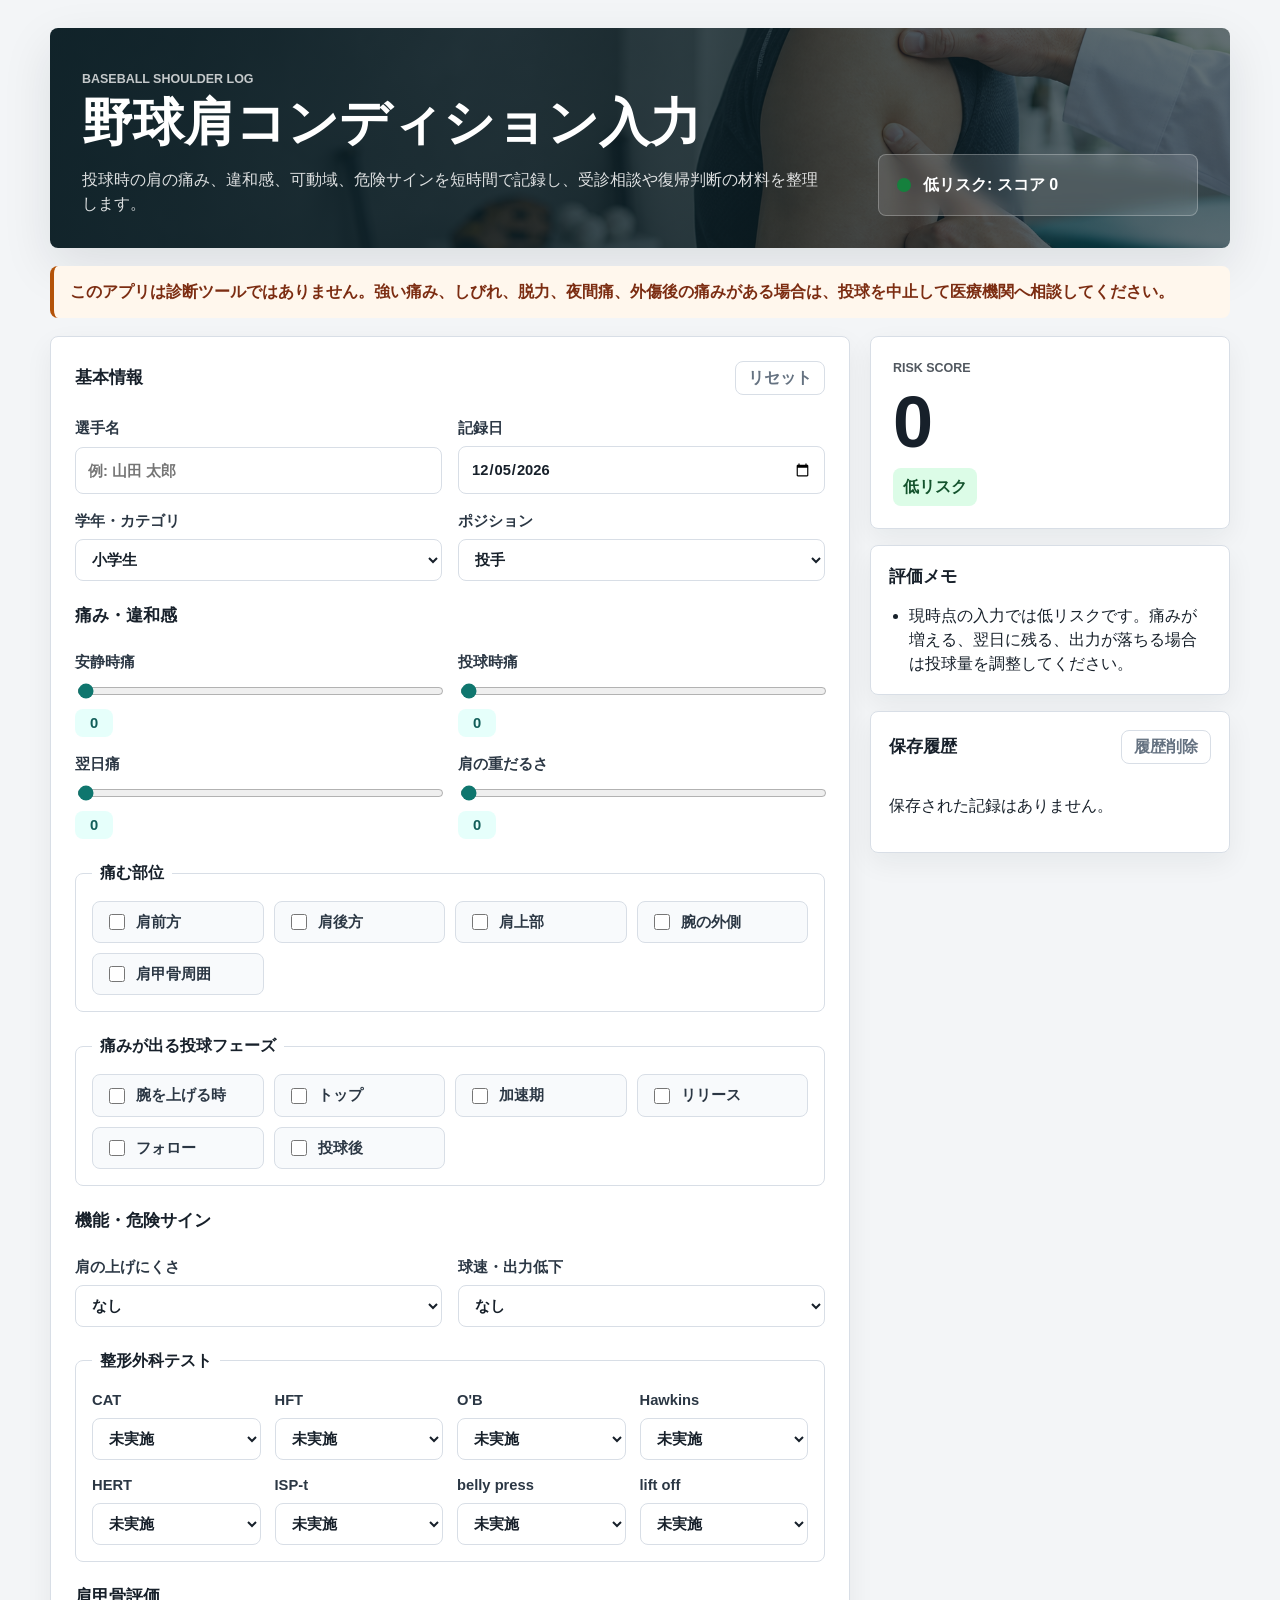
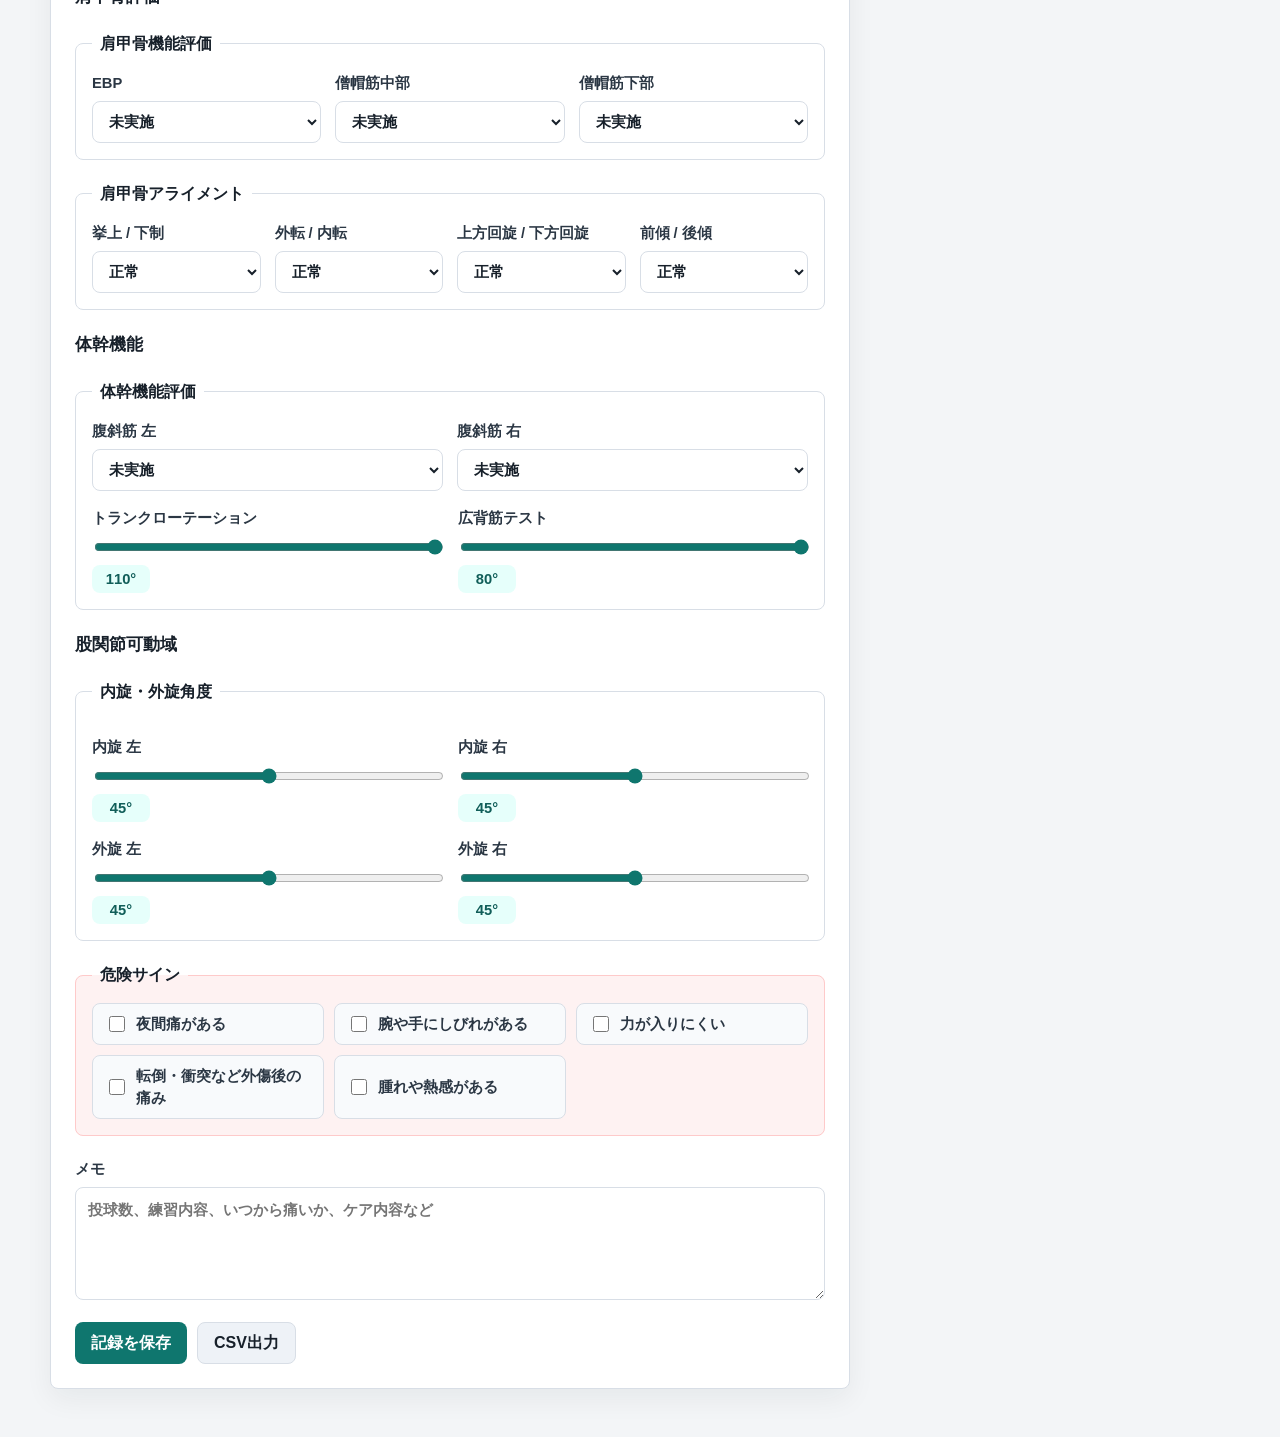
<file: index.html>
<!doctype html>
<html lang="ja">
  <head>
    <meta charset="utf-8">
    <meta name="viewport" content="width=device-width, initial-scale=1">
    <title>野球肩コンディション入力</title>
    <link rel="stylesheet" href="styles.css">
  </head>
  <body>
    <main class="app-shell">
      <section class="hero">
        <div>
          <p class="eyebrow">Baseball Shoulder Log</p>
          <h1>野球肩コンディション入力</h1>
          <p class="lead">
            投球時の肩の痛み、違和感、可動域、危険サインを短時間で記録し、受診相談や復帰判断の材料を整理します。
          </p>
        </div>
        <div class="hero-panel" aria-label="現在の評価サマリー">
          <span class="status-dot"></span>
          <p id="heroSummary">入力するとリスク目安を表示します</p>
        </div>
      </section>

      <section class="notice">
        このアプリは診断ツールではありません。強い痛み、しびれ、脱力、夜間痛、外傷後の痛みがある場合は、投球を中止して医療機関へ相談してください。
      </section>

      <div class="layout">
        <form id="assessmentForm" class="form-card">
          <div class="section-heading">
            <h2>基本情報</h2>
            <button class="ghost-button" type="button" id="resetButton">リセット</button>
          </div>

          <div class="grid two">
            <label>
              選手名
              <input id="playerName" name="playerName" type="text" placeholder="例: 山田 太郎">
            </label>
            <label>
              記録日
              <input id="recordDate" name="recordDate" type="date">
            </label>
            <label>
              学年・カテゴリ
              <select id="category" name="category">
                <option value="小学生">小学生</option>
                <option value="中学生">中学生</option>
                <option value="高校生">高校生</option>
                <option value="大学・社会人">大学・社会人</option>
                <option value="その他">その他</option>
              </select>
            </label>
            <label>
              ポジション
              <select id="position" name="position">
                <option value="投手">投手</option>
                <option value="捕手">捕手</option>
                <option value="内野手">内野手</option>
                <option value="外野手">外野手</option>
                <option value="その他">その他</option>
              </select>
            </label>
          </div>

          <h2>痛み・違和感</h2>
          <div class="grid two">
            <label>
              安静時痛
              <input id="restPain" name="restPain" type="range" min="0" max="10" value="0">
              <span class="range-value" data-for="restPain">0</span>
            </label>
            <label>
              投球時痛
              <input id="throwPain" name="throwPain" type="range" min="0" max="10" value="0">
              <span class="range-value" data-for="throwPain">0</span>
            </label>
            <label>
              翌日痛
              <input id="nextDayPain" name="nextDayPain" type="range" min="0" max="10" value="0">
              <span class="range-value" data-for="nextDayPain">0</span>
            </label>
            <label>
              肩の重だるさ
              <input id="fatigue" name="fatigue" type="range" min="0" max="10" value="0">
              <span class="range-value" data-for="fatigue">0</span>
            </label>
          </div>

          <fieldset>
            <legend>痛む部位</legend>
            <div class="chips">
              <label><input type="checkbox" name="painArea" value="肩前方">肩前方</label>
              <label><input type="checkbox" name="painArea" value="肩後方">肩後方</label>
              <label><input type="checkbox" name="painArea" value="肩上部">肩上部</label>
              <label><input type="checkbox" name="painArea" value="腕の外側">腕の外側</label>
              <label><input type="checkbox" name="painArea" value="肩甲骨周囲">肩甲骨周囲</label>
            </div>
          </fieldset>

          <fieldset>
            <legend>痛みが出る投球フェーズ</legend>
            <div class="chips">
              <label><input type="checkbox" name="phase" value="腕を上げる時">腕を上げる時</label>
              <label><input type="checkbox" name="phase" value="トップ">トップ</label>
              <label><input type="checkbox" name="phase" value="加速期">加速期</label>
              <label><input type="checkbox" name="phase" value="リリース">リリース</label>
              <label><input type="checkbox" name="phase" value="フォロー">フォロー</label>
              <label><input type="checkbox" name="phase" value="投球後">投球後</label>
            </div>
          </fieldset>

          <h2>機能・危険サイン</h2>
          <div class="grid two">
            <label>
              肩の上げにくさ
              <select id="raiseDifficulty" name="raiseDifficulty">
                <option value="なし">なし</option>
                <option value="少しある">少しある</option>
                <option value="明らかにある">明らかにある</option>
              </select>
            </label>
            <label>
              球速・出力低下
              <select id="performanceDrop" name="performanceDrop">
                <option value="なし">なし</option>
                <option value="少しある">少しある</option>
                <option value="明らかにある">明らかにある</option>
              </select>
            </label>
          </div>

          <fieldset>
            <legend>整形外科テスト</legend>
            <div class="test-grid">
              <label>
                CAT
                <select name="orthoTest_CAT">
                  <option value="未実施">未実施</option>
                  <option value="陰性">陰性</option>
                  <option value="陽性">陽性</option>
                  <option value="疼痛のみ">疼痛のみ</option>
                  <option value="判定困難">判定困難</option>
                </select>
              </label>
              <label>
                HFT
                <select name="orthoTest_HFT">
                  <option value="未実施">未実施</option>
                  <option value="陰性">陰性</option>
                  <option value="陽性">陽性</option>
                  <option value="疼痛のみ">疼痛のみ</option>
                  <option value="判定困難">判定困難</option>
                </select>
              </label>
              <label>
                O'B
                <select name="orthoTest_OB">
                  <option value="未実施">未実施</option>
                  <option value="陰性">陰性</option>
                  <option value="陽性">陽性</option>
                  <option value="疼痛のみ">疼痛のみ</option>
                  <option value="判定困難">判定困難</option>
                </select>
              </label>
              <label>
                Hawkins
                <select name="orthoTest_Hawkins">
                  <option value="未実施">未実施</option>
                  <option value="陰性">陰性</option>
                  <option value="陽性">陽性</option>
                  <option value="疼痛のみ">疼痛のみ</option>
                  <option value="判定困難">判定困難</option>
                </select>
              </label>
              <label>
                HERT
                <select name="orthoTest_HERT">
                  <option value="未実施">未実施</option>
                  <option value="陰性">陰性</option>
                  <option value="陽性">陽性</option>
                  <option value="疼痛のみ">疼痛のみ</option>
                  <option value="判定困難">判定困難</option>
                </select>
              </label>
              <label>
                ISP-t
                <select name="orthoTest_ISPt">
                  <option value="未実施">未実施</option>
                  <option value="陰性">陰性</option>
                  <option value="陽性">陽性</option>
                  <option value="疼痛のみ">疼痛のみ</option>
                  <option value="判定困難">判定困難</option>
                </select>
              </label>
              <label>
                belly press
                <select name="orthoTest_bellyPress">
                  <option value="未実施">未実施</option>
                  <option value="陰性">陰性</option>
                  <option value="陽性">陽性</option>
                  <option value="疼痛のみ">疼痛のみ</option>
                  <option value="判定困難">判定困難</option>
                </select>
              </label>
              <label>
                lift off
                <select name="orthoTest_liftOff">
                  <option value="未実施">未実施</option>
                  <option value="陰性">陰性</option>
                  <option value="陽性">陽性</option>
                  <option value="疼痛のみ">疼痛のみ</option>
                  <option value="判定困難">判定困難</option>
                </select>
              </label>
            </div>
          </fieldset>

          <h2>肩甲骨評価</h2>
          <fieldset>
            <legend>肩甲骨機能評価</legend>
            <div class="test-grid">
              <label>
                EBP
                <select name="scapFunction_EBP">
                  <option value="未実施">未実施</option>
                  <option value="正常">正常</option>
                  <option value="低下">低下</option>
                  <option value="疼痛あり">疼痛あり</option>
                  <option value="判定困難">判定困難</option>
                </select>
              </label>
              <label>
                僧帽筋中部
                <select name="scapFunction_midTrap">
                  <option value="未実施">未実施</option>
                  <option value="正常">正常</option>
                  <option value="低下">低下</option>
                  <option value="疼痛あり">疼痛あり</option>
                  <option value="判定困難">判定困難</option>
                </select>
              </label>
              <label>
                僧帽筋下部
                <select name="scapFunction_lowTrap">
                  <option value="未実施">未実施</option>
                  <option value="正常">正常</option>
                  <option value="低下">低下</option>
                  <option value="疼痛あり">疼痛あり</option>
                  <option value="判定困難">判定困難</option>
                </select>
              </label>
            </div>
          </fieldset>

          <fieldset>
            <legend>肩甲骨アライメント</legend>
            <div class="test-grid">
              <label>
                挙上 / 下制
                <select name="scapAlignment_elevation">
                  <option value="正常">正常</option>
                  <option value="挙上">挙上</option>
                  <option value="下制">下制</option>
                  <option value="左右差あり">左右差あり</option>
                  <option value="判定困難">判定困難</option>
                </select>
              </label>
              <label>
                外転 / 内転
                <select name="scapAlignment_abduction">
                  <option value="正常">正常</option>
                  <option value="外転">外転</option>
                  <option value="内転">内転</option>
                  <option value="左右差あり">左右差あり</option>
                  <option value="判定困難">判定困難</option>
                </select>
              </label>
              <label>
                上方回旋 / 下方回旋
                <select name="scapAlignment_rotation">
                  <option value="正常">正常</option>
                  <option value="上方回旋">上方回旋</option>
                  <option value="下方回旋">下方回旋</option>
                  <option value="左右差あり">左右差あり</option>
                  <option value="判定困難">判定困難</option>
                </select>
              </label>
              <label>
                前傾 / 後傾
                <select name="scapAlignment_tilt">
                  <option value="正常">正常</option>
                  <option value="前傾">前傾</option>
                  <option value="後傾">後傾</option>
                  <option value="左右差あり">左右差あり</option>
                  <option value="判定困難">判定困難</option>
                </select>
              </label>
            </div>
          </fieldset>

          <h2>体幹機能</h2>
          <fieldset>
            <legend>体幹機能評価</legend>
            <div class="test-grid">
              <label>
                腹斜筋 左
                <select name="trunk_obliqueLeft">
                  <option value="未実施">未実施</option>
                  <option value="正常">正常</option>
                  <option value="低下">低下</option>
                  <option value="疼痛あり">疼痛あり</option>
                  <option value="判定困難">判定困難</option>
                </select>
              </label>
              <label>
                腹斜筋 右
                <select name="trunk_obliqueRight">
                  <option value="未実施">未実施</option>
                  <option value="正常">正常</option>
                  <option value="低下">低下</option>
                  <option value="疼痛あり">疼痛あり</option>
                  <option value="判定困難">判定困難</option>
                </select>
              </label>
            </div>
            <div class="grid two range-grid">
              <label>
                トランクローテーション
                <input id="trunkRotation" name="trunkRotation" type="range" min="0" max="110" value="110">
                <span class="range-value wide" data-for="trunkRotation">110°</span>
              </label>
              <label>
                広背筋テスト
                <input id="latTest" name="latTest" type="range" min="0" max="80" value="80">
                <span class="range-value wide" data-for="latTest">80°</span>
              </label>
            </div>
          </fieldset>

          <h2>股関節可動域</h2>
          <fieldset>
            <legend>内旋・外旋角度</legend>
            <div class="grid two range-grid">
              <label>
                内旋 左
                <input id="hipInternalLeft" name="hipInternalLeft" type="range" min="0" max="90" value="45">
                <span class="range-value wide" data-for="hipInternalLeft">45°</span>
              </label>
              <label>
                内旋 右
                <input id="hipInternalRight" name="hipInternalRight" type="range" min="0" max="90" value="45">
                <span class="range-value wide" data-for="hipInternalRight">45°</span>
              </label>
              <label>
                外旋 左
                <input id="hipExternalLeft" name="hipExternalLeft" type="range" min="0" max="90" value="45">
                <span class="range-value wide" data-for="hipExternalLeft">45°</span>
              </label>
              <label>
                外旋 右
                <input id="hipExternalRight" name="hipExternalRight" type="range" min="0" max="90" value="45">
                <span class="range-value wide" data-for="hipExternalRight">45°</span>
              </label>
            </div>
          </fieldset>

          <fieldset class="danger-box">
            <legend>危険サイン</legend>
            <div class="checks">
              <label><input type="checkbox" name="redFlag" value="夜間痛">夜間痛がある</label>
              <label><input type="checkbox" name="redFlag" value="しびれ">腕や手にしびれがある</label>
              <label><input type="checkbox" name="redFlag" value="脱力">力が入りにくい</label>
              <label><input type="checkbox" name="redFlag" value="外傷">転倒・衝突など外傷後の痛み</label>
              <label><input type="checkbox" name="redFlag" value="腫れ・熱感">腫れや熱感がある</label>
            </div>
          </fieldset>

          <label>
            メモ
            <textarea id="memo" name="memo" rows="4" placeholder="投球数、練習内容、いつから痛いか、ケア内容など"></textarea>
          </label>

          <div class="actions">
            <button type="submit">記録を保存</button>
            <button type="button" class="secondary-button" id="exportButton">CSV出力</button>
          </div>
        </form>

        <aside class="result-panel">
          <div class="score-card" id="scoreCard">
            <p class="eyebrow">Risk Score</p>
            <strong id="scoreValue">0</strong>
            <span id="riskLabel">入力待ち</span>
          </div>

          <div class="advice-card">
            <h2>評価メモ</h2>
            <ul id="adviceList">
              <li>痛みの程度と危険サインを入力してください。</li>
            </ul>
          </div>

          <div class="history-card">
            <div class="section-heading">
              <h2>保存履歴</h2>
              <button class="ghost-button" type="button" id="clearHistoryButton">履歴削除</button>
            </div>
            <div id="historyList" class="history-list"></div>
          </div>
        </aside>
      </div>
    </main>

    <script src="app.js"></script>
  </body>
</html>
</file>
<file: styles.css>
:root {
  --bg: #f3f5f7;
  --panel: #ffffff;
  --text: #17202a;
  --muted: #657281;
  --line: #d8dee6;
  --accent: #0f766e;
  --accent-dark: #115e59;
  --warn: #b45309;
  --danger: #b91c1c;
  --ok: #15803d;
  --shadow: 0 18px 50px rgba(23, 32, 42, 0.1);
}

* {
  box-sizing: border-box;
}

body {
  margin: 0;
  background: var(--bg);
  color: var(--text);
  font-family: -apple-system, BlinkMacSystemFont, "Segoe UI", sans-serif;
  line-height: 1.5;
}

button,
input,
select,
textarea {
  font: inherit;
}

.app-shell {
  width: min(1180px, calc(100% - 32px));
  margin: 0 auto;
  padding: 28px 0 48px;
}

.hero {
  min-height: 220px;
  display: grid;
  grid-template-columns: minmax(0, 1fr) 320px;
  gap: 24px;
  align-items: end;
  padding: 32px;
  border-radius: 8px;
  color: #fff;
  background:
    linear-gradient(90deg, rgba(12, 32, 39, 0.92), rgba(12, 32, 39, 0.64)),
    url("assets/shoulder-assessment-hero.png");
  background-position: center;
  background-size: cover;
  box-shadow: var(--shadow);
}

.eyebrow {
  margin: 0 0 8px;
  color: inherit;
  font-size: 0.78rem;
  font-weight: 700;
  letter-spacing: 0;
  text-transform: uppercase;
  opacity: 0.75;
}

h1,
h2 {
  margin: 0;
  letter-spacing: 0;
}

h1 {
  max-width: 760px;
  font-size: clamp(2rem, 4vw, 4.2rem);
  line-height: 1.05;
}

h2 {
  font-size: 1.08rem;
}

.lead {
  max-width: 740px;
  margin: 18px 0 0;
  color: rgba(255, 255, 255, 0.86);
  font-size: 1rem;
}

.hero-panel {
  display: flex;
  gap: 12px;
  align-items: center;
  padding: 18px;
  border: 1px solid rgba(255, 255, 255, 0.26);
  border-radius: 8px;
  background: rgba(255, 255, 255, 0.12);
  backdrop-filter: blur(8px);
}

.hero-panel p {
  margin: 0;
  font-weight: 700;
}

.status-dot {
  width: 14px;
  height: 14px;
  flex: 0 0 auto;
  border-radius: 50%;
  background: #9ca3af;
}

.status-dot.ok {
  background: var(--ok);
}

.status-dot.warn {
  background: var(--warn);
}

.status-dot.danger {
  background: var(--danger);
}

.notice {
  margin: 18px 0;
  padding: 14px 16px;
  border-left: 4px solid var(--warn);
  border-radius: 8px;
  background: #fff7ed;
  color: #7c2d12;
  font-weight: 650;
}

.layout {
  display: grid;
  grid-template-columns: minmax(0, 1fr) 360px;
  gap: 20px;
  align-items: start;
}

.form-card,
.result-panel > * {
  border: 1px solid var(--line);
  border-radius: 8px;
  background: var(--panel);
  box-shadow: 0 10px 28px rgba(23, 32, 42, 0.06);
}

.form-card {
  display: grid;
  gap: 22px;
  padding: 24px;
}

.section-heading {
  display: flex;
  justify-content: space-between;
  gap: 16px;
  align-items: center;
}

.grid {
  display: grid;
  gap: 16px;
}

.grid.two {
  grid-template-columns: repeat(2, minmax(0, 1fr));
}

label {
  display: grid;
  gap: 7px;
  color: #2b3744;
  font-size: 0.92rem;
  font-weight: 700;
}

input,
select,
textarea {
  width: 100%;
  border: 1px solid var(--line);
  border-radius: 8px;
  background: #fff;
  color: var(--text);
}

input[type="checkbox"] {
  width: 16px;
  height: 16px;
  flex: 0 0 auto;
  accent-color: var(--accent);
}

input:not([type="range"]),
select,
textarea {
  padding: 11px 12px;
}

textarea {
  resize: vertical;
}

input[type="range"] {
  accent-color: var(--accent);
}

.range-value {
  width: 38px;
  min-height: 28px;
  display: grid;
  place-items: center;
  border-radius: 8px;
  background: #e6fffb;
  color: var(--accent-dark);
  font-weight: 800;
}

.range-value.wide {
  width: 58px;
}

.range-grid {
  margin-top: 16px;
}

fieldset {
  margin: 0;
  padding: 16px;
  border: 1px solid var(--line);
  border-radius: 8px;
}

legend {
  padding: 0 8px;
  font-weight: 800;
}

.chips {
  display: grid;
  grid-template-columns: repeat(auto-fit, minmax(140px, 1fr));
  gap: 10px;
}

.checks {
  display: grid;
  grid-template-columns: repeat(auto-fit, minmax(210px, 1fr));
  gap: 10px;
}

.test-grid {
  display: grid;
  grid-template-columns: repeat(auto-fit, minmax(160px, 1fr));
  gap: 14px;
}

.chips label,
.checks label {
  display: flex;
  width: 100%;
  align-items: center;
  gap: 8px;
  padding: 9px 12px;
  border: 1px solid var(--line);
  border-radius: 8px;
  background: #f8fafc;
  cursor: pointer;
}

.danger-box {
  border-color: #fecaca;
  background: #fef2f2;
}

.actions {
  display: flex;
  gap: 10px;
  flex-wrap: wrap;
}

button {
  min-height: 42px;
  padding: 0 16px;
  border: 0;
  border-radius: 8px;
  background: var(--accent);
  color: #fff;
  font-weight: 800;
  cursor: pointer;
}

button:hover {
  background: var(--accent-dark);
}

.secondary-button {
  border: 1px solid var(--line);
  background: #eef2f7;
  color: var(--text);
}

.secondary-button:hover,
.ghost-button:hover {
  background: #dde5ee;
}

.ghost-button {
  min-height: 34px;
  padding: 0 12px;
  border: 1px solid var(--line);
  background: #fff;
  color: var(--muted);
}

.result-panel {
  position: sticky;
  top: 16px;
  display: grid;
  gap: 16px;
}

.score-card {
  padding: 22px;
}

.score-card strong {
  display: block;
  font-size: 4.5rem;
  line-height: 1;
}

.score-card span {
  display: inline-flex;
  margin-top: 10px;
  padding: 7px 10px;
  border-radius: 8px;
  background: #eef2f7;
  font-weight: 800;
}

.score-card.low span {
  background: #dcfce7;
  color: #14532d;
}

.score-card.middle span {
  background: #fef3c7;
  color: #78350f;
}

.score-card.high span {
  background: #fee2e2;
  color: #7f1d1d;
}

.advice-card,
.history-card {
  padding: 18px;
}

#adviceList {
  margin: 14px 0 0;
  padding-left: 20px;
}

#adviceList li + li {
  margin-top: 8px;
}

.history-list {
  display: grid;
  gap: 10px;
  margin-top: 14px;
}

.history-item {
  padding: 12px;
  border: 1px solid var(--line);
  border-radius: 8px;
  background: #f8fafc;
}

.history-item strong {
  display: block;
}

.history-item small {
  color: var(--muted);
}

@media (max-width: 900px) {
  .hero,
  .layout {
    grid-template-columns: 1fr;
  }

  .result-panel {
    position: static;
  }
}

@media (max-width: 620px) {
  .app-shell {
    width: min(100% - 20px, 1180px);
    padding-top: 10px;
  }

  .hero,
  .form-card {
    padding: 18px;
  }

  .grid.two {
    grid-template-columns: 1fr;
  }

  .score-card strong {
    font-size: 3.4rem;
  }
}
</file>
